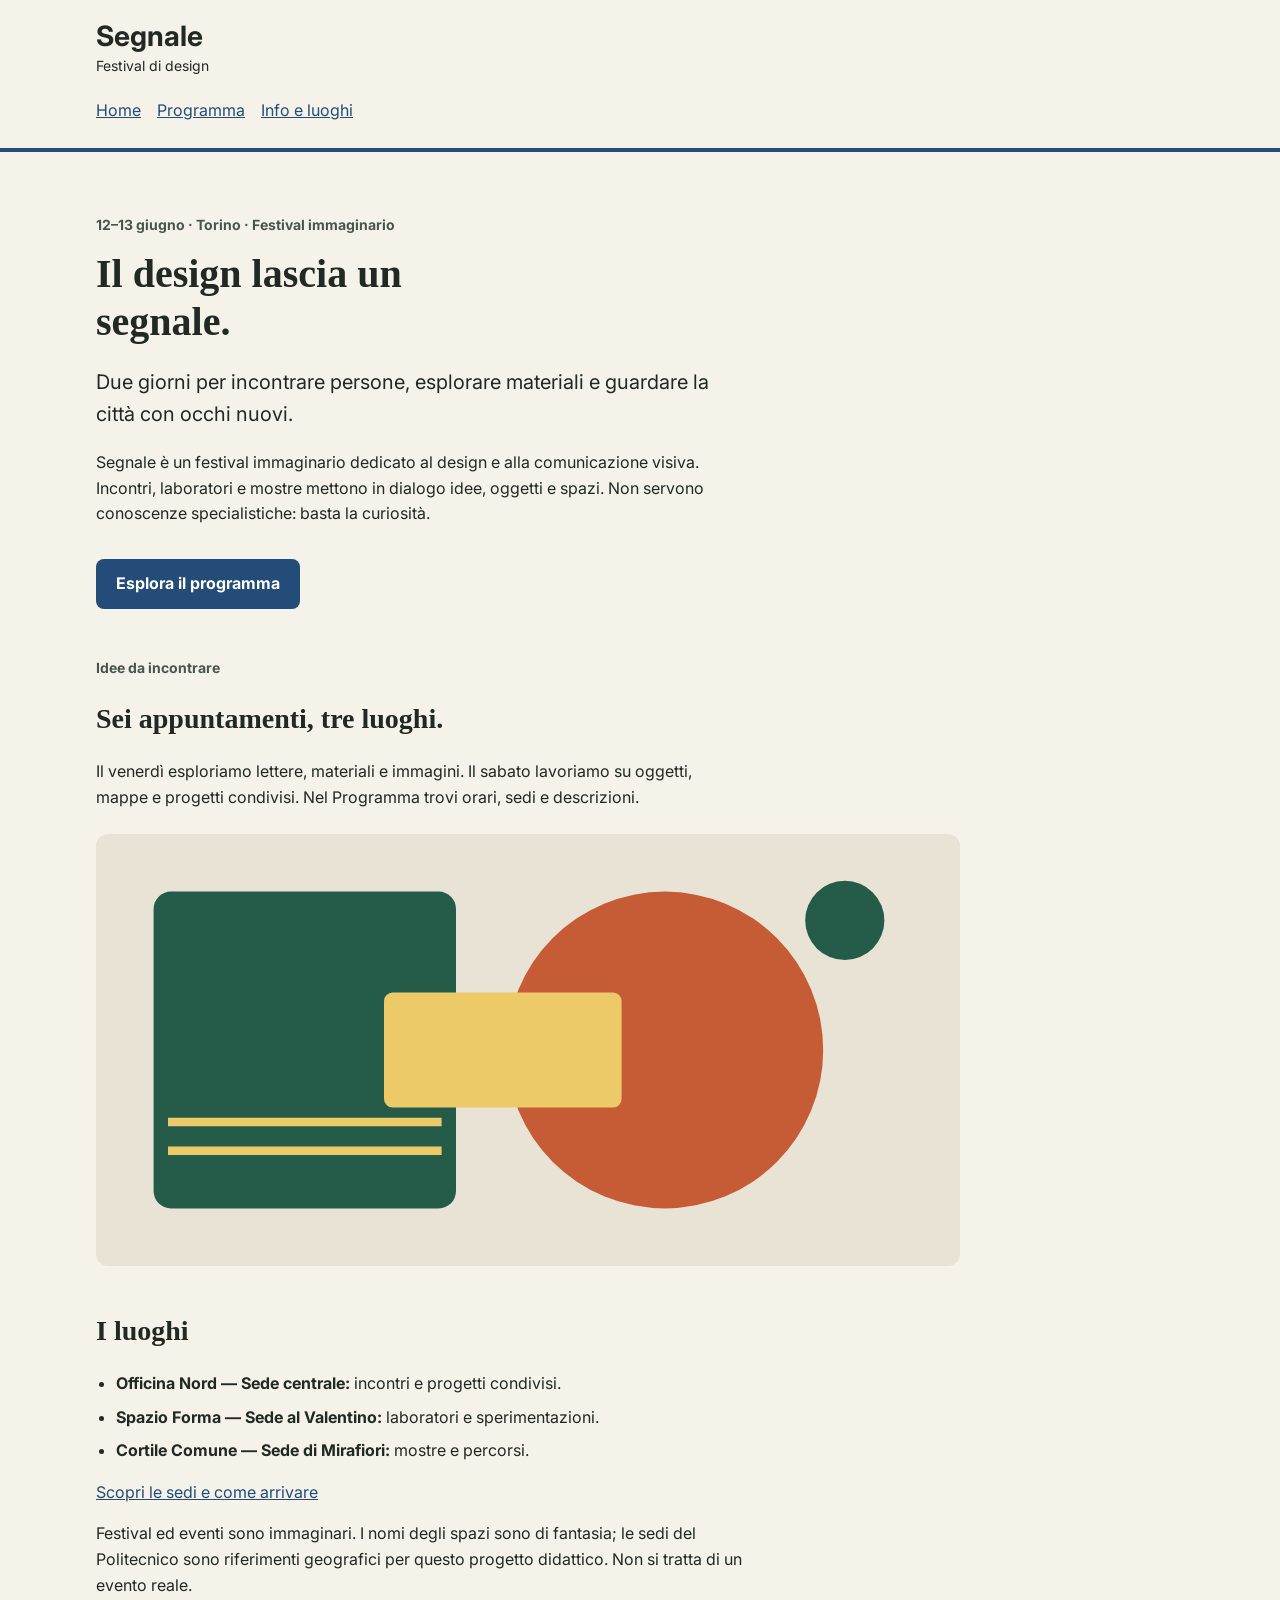
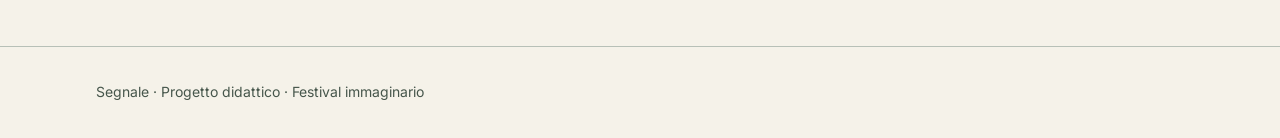
<file: index.html>
<!doctype html>
<html lang="it">
<head>
  <meta charset="utf-8">
  <meta name="viewport" content="width=device-width, initial-scale=1">
  <title>Segnale — Festival di design</title>
  
   <link rel="preconnect" href="https://fonts.googleapis.com">
  <link rel="preconnect" href="https://fonts.gstatic.com" crossorigin>
  <link href="https://fonts.googleapis.com/css2?family=Inter:wght@400;700&amp;display=swap" rel="stylesheet">

  <link rel="stylesheet" href="style.css">
</head>
<body>
  <a class="skip-link" href="#contenuto">Vai al contenuto</a>
  <header class="site-header">
    <div class="container">
      <a class="brand" href="index.html">Segnale<span>Festival di design</span></a>
      <nav>
        <a href="index.html">Home</a>
        <a href="programma.html">Programma</a>
        <a href="info.html">Info e luoghi</a>
      </nav>
    </div>
  </header>

  <main id="contenuto" class="container">
    <section class="intro">
      <p class="eyebrow">12–13 giugno · Torino · Festival immaginario</p>
      <h1 id="titolo-home">Il design lascia un segnale.</h1>
      <p class="lead">Due giorni per incontrare persone, esplorare materiali e guardare la città con occhi nuovi.</p>
      <p class="reading-text">Segnale è un festival immaginario dedicato al design e alla comunicazione visiva. Incontri, laboratori e mostre mettono in dialogo idee, oggetti e spazi. Non servono conoscenze specialistiche: basta la curiosità.</p>
      <a class="button-link" href="programma.html">Esplora il programma</a>
    </section>

    <section class="content-section">
      <p class="eyebrow">Idee da incontrare</p>
      <h2 id="titolo-festival">Sei appuntamenti, tre luoghi.</h2>
      <p class="reading-text">Il venerdì esploriamo lettere, materiali e immagini. Il sabato lavoriamo su oggetti, mappe e progetti condivisi. Nel Programma trovi orari, sedi e descrizioni.</p>
      <img class="festival-image" src="assets/festival.svg" alt="Composizione geometrica di cerchi e rettangoli nei colori del festival" width="1200" height="600">
    </section>

    <section class="content-section">
      <h2 id="titolo-luoghi">I luoghi</h2>
      <ul class="venues">
        <li><strong>Officina Nord — Sede centrale:</strong> incontri e progetti condivisi.</li>
        <li><strong>Spazio Forma — Sede al Valentino:</strong> laboratori e sperimentazioni.</li>
        <li><strong>Cortile Comune — Sede di Mirafiori:</strong> mostre e percorsi.</li>
      </ul>
      <p><a href="info.html">Scopri le sedi e come arrivare</a></p>
      <p class="reading-text">Festival ed eventi sono immaginari. I nomi degli spazi sono di fantasia; le sedi del Politecnico sono riferimenti geografici per questo progetto didattico. Non si tratta di un evento reale.</p>
    </section>
  </main>

  <footer class="site-footer"><div class="container"><p>Segnale · Progetto didattico · Festival immaginario</p></div></footer>
</body>
</html>
</file>
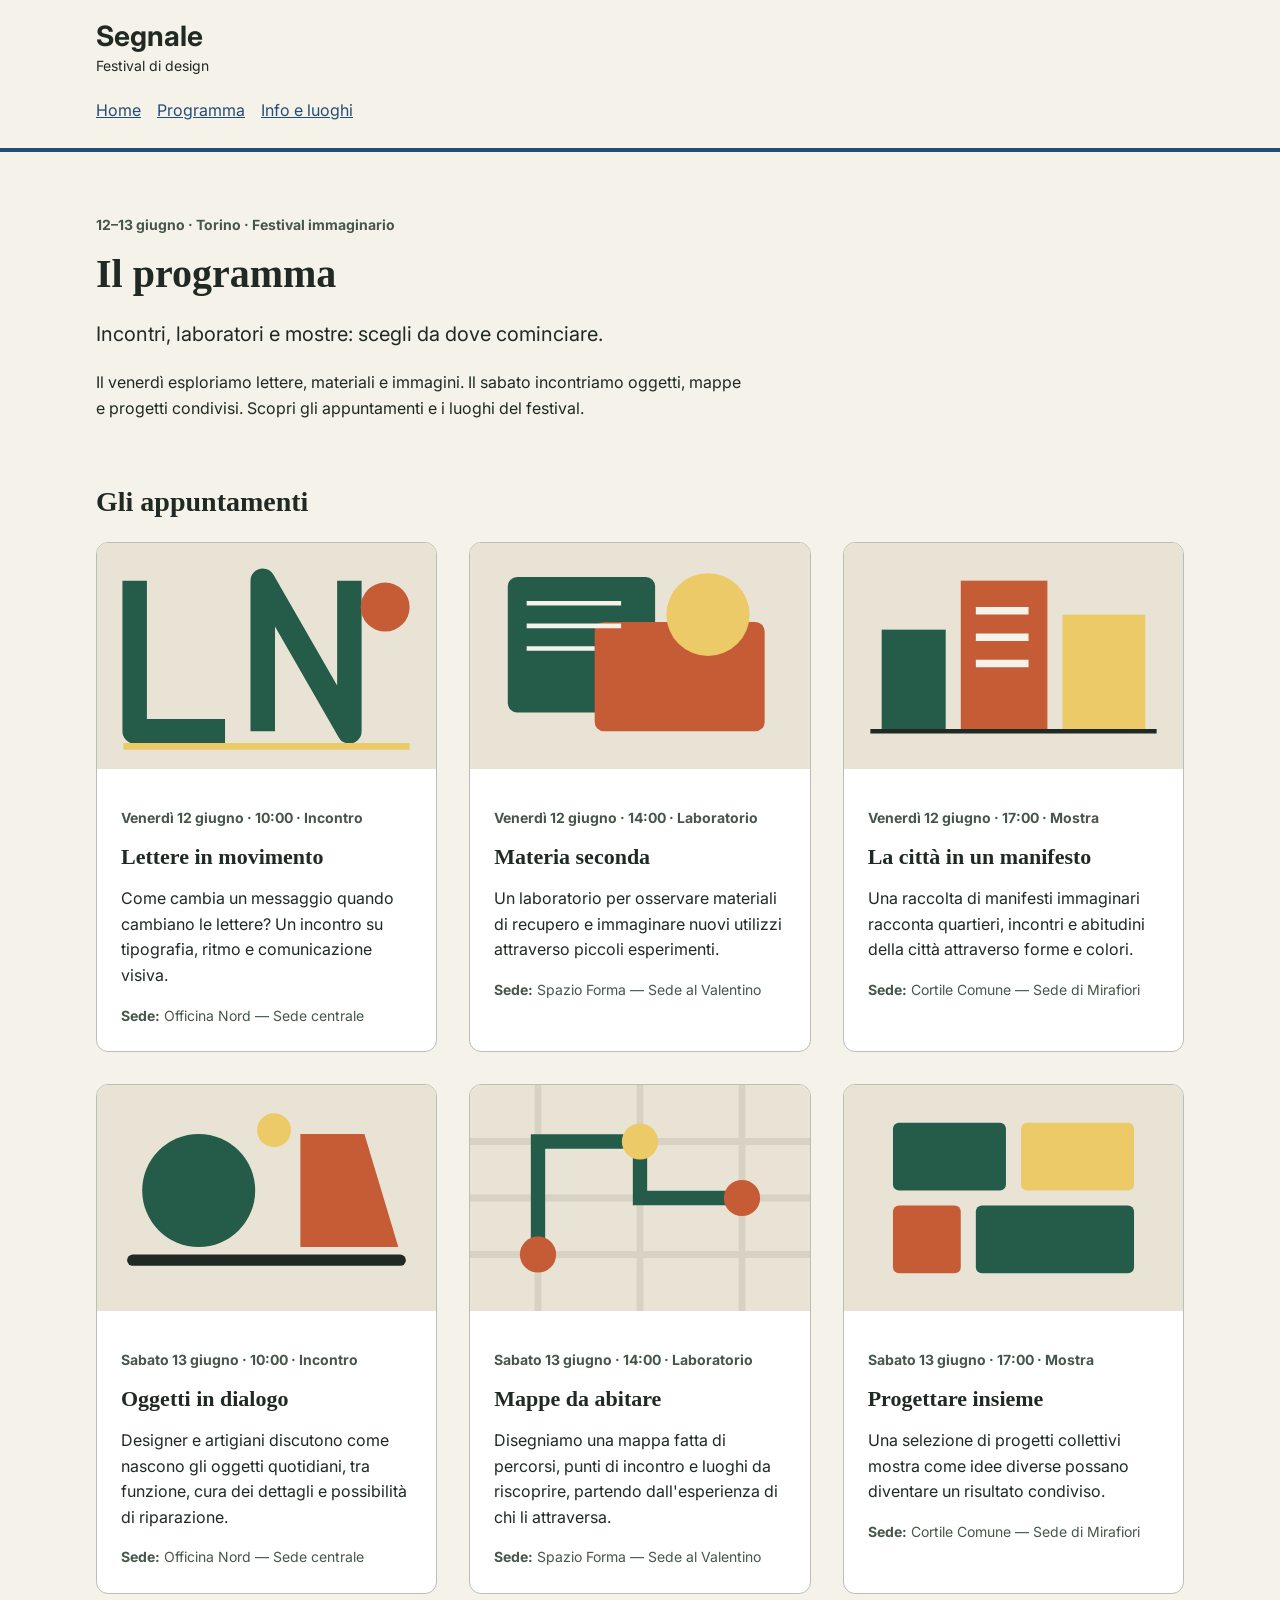
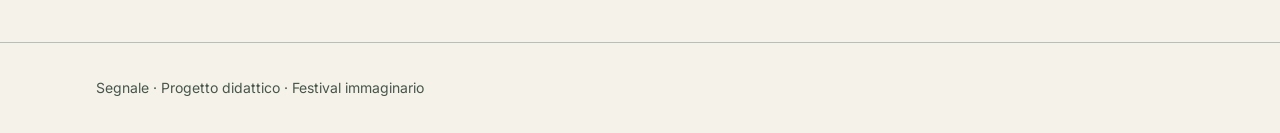
<file: programma.html>
<!doctype html>
<html lang="it">
<head>
  <meta charset="utf-8">
  <meta name="viewport" content="width=device-width, initial-scale=1">
  <title>Programma — Segnale</title>
  <link rel="preconnect" href="https://fonts.googleapis.com">
<link rel="preconnect" href="https://fonts.gstatic.com" crossorigin>
<link href="https://fonts.googleapis.com/css2?family=Inter:wght@400;700&amp;display=swap" rel="stylesheet">

  <link rel="stylesheet" href="style.css">
</head>
<body>
  <a class="skip-link" href="#contenuto">Vai al contenuto</a>
  <header class="site-header">
    <div class="container">
      <a class="brand" href="index.html">Segnale<span>Festival di design</span></a>
      <nav>
        <a href="index.html">Home</a>
        <a href="programma.html">Programma</a>
        <a href="info.html">Info e luoghi</a>
      </nav>
    </div>
  </header>

  <main id="contenuto" class="container">
    <section class="intro">
      <p class="eyebrow">12–13 giugno · Torino · Festival immaginario</p>
      <h1 id="titolo-programma">Il programma</h1>
      <p class="lead">Incontri, laboratori e mostre: scegli da dove cominciare.</p>
      <p class="reading-text">Il venerdì esploriamo lettere, materiali e immagini. Il sabato incontriamo oggetti, mappe e progetti condivisi. Scopri gli appuntamenti e i luoghi del festival.</p>
    </section>

    <section class="content-section">
      <h2 id="titolo-eventi">Gli appuntamenti</h2>
     <div class="event-grid" id="eventi">
  <p>Caricamento degli eventi...</p>
</div>
    </section>
  </main>

  <footer class="site-footer"><div class="container"><p>Segnale · Progetto didattico · Festival immaginario</p></div></footer>

  <script src="programma.js"></script>
</body>

</html>
</file>
<file: style.css>
/* Segnale: esempio completo della consegna su Home e Programma. */

/* Valori condivisi: le regole interessate li richiamano con var(). */
:root {
  --colore-primario: #234c78;
  --colore-primario-scuro: #163454;
  --colore-sfondo: #f5f2e9;
  --colore-testo: #202923;
  --font-testo: "Inter", Arial, sans-serif;
  --font-titoli: Georgia, "Times New Roman", serif;
}

* {
  box-sizing: border-box;
}

body {
  margin: 0;
  background: var(--colore-sfondo);
  color: var(--colore-testo);
  font-family: var(--font-testo);
  font-size: 1rem;
  line-height: 1.6;
}

a {
  color: var(--colore-primario);
}

a:hover {
  text-decoration: underline;
}

a:focus {
  outline: 3px solid var(--colore-testo);
}

.container {
  width: 92%;
  max-width: 68rem;
  margin: 0 auto;
}


.site-header {
  padding: 1.25rem 0;
  border-bottom: 4px solid var(--colore-primario);
  position: sticky;
  top: 0;
  background: var(--colore-sfondo);
  z-index: 100;
}


.brand {
  display: inline-block;
  color: var(--colore-testo);
  font-size: 1.75rem;
  font-weight: bold;
  line-height: 1.2;
  text-decoration: none;
}

.brand span {
  display: block;
  margin-top: 0.25rem;
  font-size: 0.875rem;
  font-weight: normal;
}


nav {
  margin-top: 1rem;
  display: flex;
  flex-direction: column;
  align-items: flex-start;
  gap: 0.5rem;
}

nav a {
  display: inline-block;
  padding: 0.25rem 0;
}


.intro {
  padding: 3rem 0 1rem;
}

.eyebrow,
.event-meta {
  color: #46564b;
  font-size: 0.875rem;
  font-weight: bold;
}

h1,
h2,
h3 {
  font-family: var(--font-titoli);
  line-height: 1.2;
}

h1 {
  max-width: 18ch;
  margin: 0.75rem 0 1.25rem;
  font-size: 2.5rem;
}

h2 {
  font-size: 1.75rem;
}

h3 {
  margin: 0.5rem 0 0.75rem;
  font-size: 1.375rem;
}

.lead {
  max-width: 48ch;
  font-size: 1.25rem;
}

.reading-text {
  max-width: 65ch;
}

.button-link {
  display: inline-block;
  margin-top: 1rem;
  padding: 0.75rem 1.25rem;
  border-radius: 0.5rem;
  background: var(--colore-primario);
  color: #ffffff;
  font-weight: bold;
  text-decoration: none;
}

.button-link:hover {
  background: var(--colore-primario-scuro);
}

.content-section {
  margin: 2rem 0 3rem;
}

.festival-image {
  display: block;
  width: 100%;
  max-width: 54rem;
  height: auto;
  margin-top: 1.5rem;
  border-radius: 0.75rem;
}

.venues {
  padding-left: 1.25rem;
}

.venues li {
  margin-bottom: 0.5rem;
}

/* Disposizione di base: una colonna. */
.event-grid {
  display: grid;
  grid-template-columns: 1fr;
  gap: 2rem;
}

.event-card {
  overflow: hidden;
  border: 1px solid #b7c0b7;
  border-radius: 0.75rem;
  background: #ffffff;
}

.event-card img {
  display: block;
  width: 100%;
  height: auto;
}

.event-body {
  padding: 1.5rem;
}

.event-place {
  margin-bottom: 0;
  color: #46564b;
  font-size: 0.875rem;
}

.site-footer {
  padding: 1.25rem 0;
  border-top: 1px solid #b7c0b7;
  color: #46564b;
  font-size: 0.875rem;
}

.skip-link {
  position: absolute;
  top: -6rem;
  left: 1rem;
  padding: 0.75rem 1rem;
  background: #ffffff;
  color: var(--colore-testo);
}

.skip-link:focus {
  top: 1rem;
}


/* Da 600 px: due colonne. */
@media (min-width: 600px) {
  .event-grid {
    grid-template-columns: repeat(2, 1fr);
  }

  /* Menu orizzontale da 600 px in su */
  nav {
    flex-direction: row;
    flex-wrap: wrap;
    align-items: center;
    gap: 1rem;
  }
}


/* Da 1024 px: tre colonne. Questa regola segue quella da 600 px. */
@media (min-width: 1024px) {
  .event-grid {
    grid-template-columns: repeat(3, 1fr);
  }
}

/* Info e luoghi: componenti aggiunti al sito esistente. */
button {
  padding: 0.65rem 0.5rem;
  border: 2px solid var(--colore-primario);
  border-radius: 0.5rem;
  background: var(--colore-primario);
  color: #ffffff;
  font-family: var(--font-testo);
  font-size: 1rem;
  font-weight: bold;
  cursor: pointer;
}

button:hover {
  background: var(--colore-primario-scuro);
}

button:focus {
  outline: 3px solid var(--colore-testo);
}

.venue-gallery {
  max-width: 54rem;
}

.venue-swiper {
  width: 100%;
}

.venue-slide {
  margin: 0;
  overflow: hidden;
  border: 1px solid #b7c0b7;
  border-radius: 0.75rem;
  background: #ffffff;
}

.venue-slide img {
  display: block;
  width: 100%;
  height: auto;
}

.venue-slide figcaption {
  padding: 1.25rem;
}

.gallery-controls {
  display: grid;
  grid-template-columns: repeat(2, 1fr);
  gap: 0.75rem;
  margin-top: 1rem;
}

.gallery-count {
  margin: 0.75rem 0 0;
  text-align: center;
}

@media (max-width: 319px) {
  .gallery-label {
    font-size: 0;
  }
}

.map-container {
  margin: 1.5rem 0;
  overflow: hidden;
  border: 1px solid #b7c0b7;
  border-radius: 0.75rem;
  background: #ffffff;
}

.map-container iframe {
  display: block;
  width: 100%;
  height: 28rem;
  border: 0;
}

.venue-addresses {
  display: grid;
  grid-template-columns: 1fr;
  gap: 1.5rem;
}

.venue-address {
  padding: 1.25rem;
  border: 1px solid #b7c0b7;
  border-radius: 0.75rem;
}

.teaching-note {
  margin-top: 2rem;
}

@media (min-width: 768px) {
  .venue-addresses {
    grid-template-columns: repeat(3, 1fr);
  }
}

/* Riquadro meteo */

.meteo-card {
  max-width: 28rem;
  padding: 1.25rem;
  border: 1px solid #b7c0b7;
  border-radius: 0.75rem;
  background: #ffffff;
}

.meteo-card p {
  margin: 0.5rem 0;
}

.meteo-card strong {
  color: var(--colore-primario);
}
</file>
